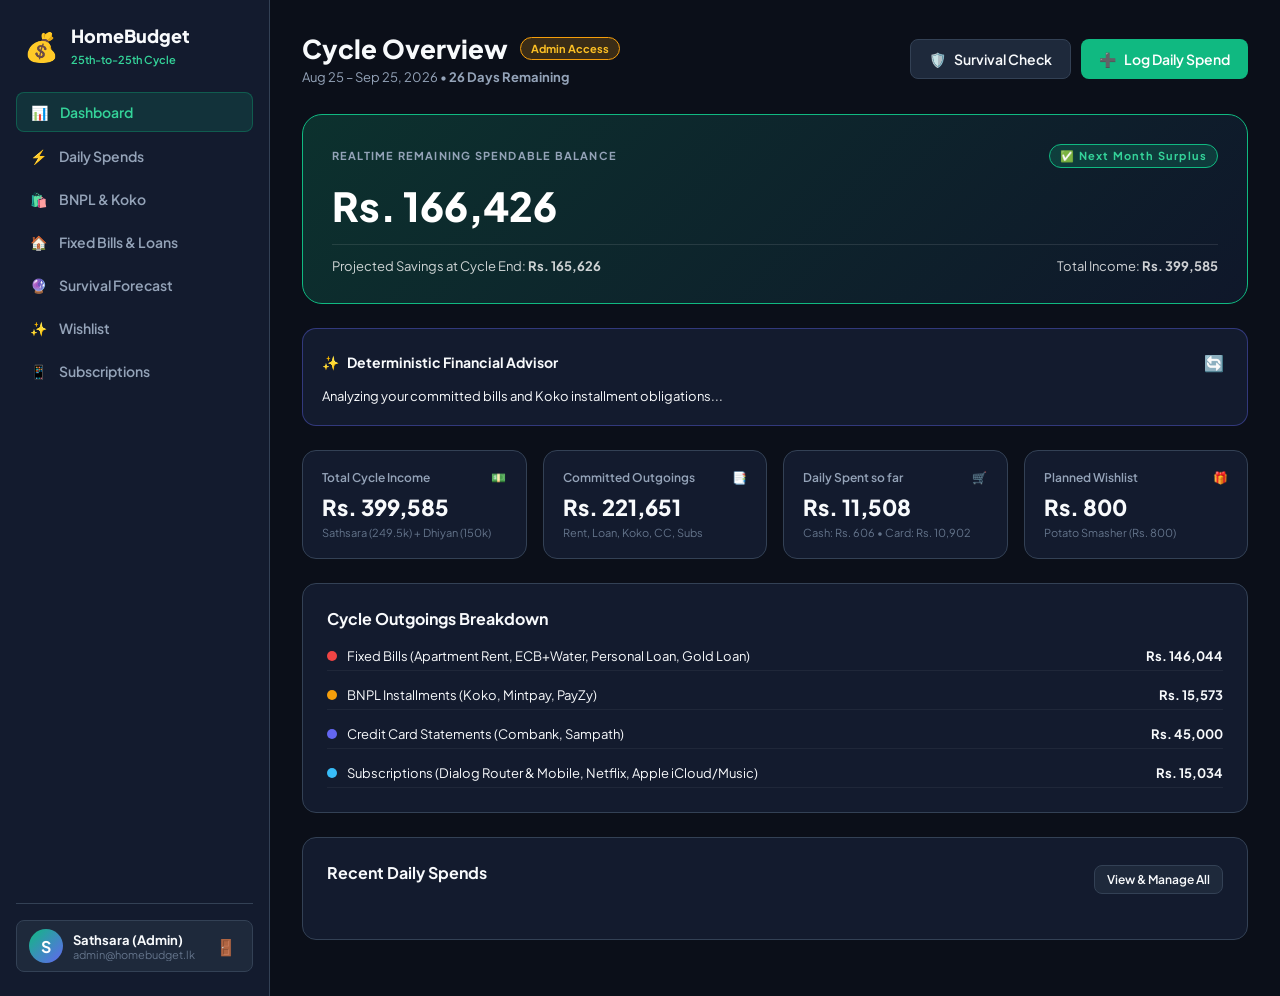
<file: web/_deprecated_mockup/index.html>
<!DOCTYPE html>
<html lang="en">
<head>
  <meta charset="UTF-8">
  <meta name="viewport" content="width=device-width, initial-scale=1.0">
  <title id="html-head-title">HomeBudget | 25th Cycle Tracker</title>
  <link rel="preconnect" href="https://fonts.googleapis.com">
  <link rel="preconnect" href="https://fonts.gstatic.com" crossorigin>
  <link href="https://fonts.googleapis.com/css2?family=Plus+Jakarta+Sans:wght@400;500;600;700;800&display=swap" rel="stylesheet">
  <link rel="stylesheet" href="styles.css">
</head>
<body class="theme-emerald">
  <div class="app-shell">
    <!-- Sidebar Navigation -->
    <aside class="sidebar">
      <div class="brand">
        <div class="brand-icon" id="app-logo-icon">💰</div>
        <div>
          <h2 id="sidebar-app-name">HomeBudget</h2>
          <span class="cycle-tag" id="sidebar-cycle-tag">25th-to-25th Cycle</span>
        </div>
      </div>

      <nav class="nav-links">
        <button class="nav-item active" data-tab="dashboard">
          <span class="icon">📊</span> <span class="nav-label" data-label-key="nav_dashboard">Dashboard</span>
        </button>
        <button class="nav-item" data-tab="daily-spends">
          <span class="icon">⚡</span> <span class="nav-label" data-label-key="nav_daily_spends">Daily Spends</span>
        </button>
        <button class="nav-item" data-tab="installments">
          <span class="icon">🛍️</span> <span class="nav-label" data-label-key="nav_installments">BNPL & Koko</span>
        </button>
        <button class="nav-item" data-tab="fixed-bills">
          <span class="icon">🏠</span> <span class="nav-label" data-label-key="nav_fixed_bills">Fixed Bills & Loans</span>
        </button>
        <button class="nav-item" data-tab="forecast">
          <span class="icon">🔮</span> <span class="nav-label" data-label-key="nav_forecast">Survival Forecast</span>
        </button>
        <button class="nav-item" data-tab="wishlist">
          <span class="icon">✨</span> <span class="nav-label" data-label-key="nav_wishlist">Wishlist</span>
        </button>
        <button class="nav-item" data-tab="subscriptions">
          <span class="icon">📱</span> <span class="nav-label" data-label-key="nav_subscriptions">Subscriptions</span>
        </button>
        

      </nav>

      <div class="sidebar-footer">
        <div class="member-chip" id="user-profile-widget">
          <span class="avatar" id="user-avatar-badge">S</span>
          <div class="user-info-text">
            <div class="member-name" id="user-display-name">Sathsara (Admin)</div>
            <div class="member-role" id="user-display-email">admin@homebudget.lk</div>
          </div>
          <button class="btn-icon" id="btn-auth-action" title="Switch User / Admin Login">🚪</button>
        </div>
      </div>
    </aside>

    <!-- Main Content View -->
    <main class="main-content">
      <!-- Top Header -->
      <header class="top-header">
        <div>
          <div class="header-title-flex">
            <h1 id="page-title">Cycle Overview</h1>
            <span class="badge badge-admin" id="admin-badge-indicator">Admin Access</span>
          </div>
          <p class="cycle-subtitle" id="cycle-range-text">Aug 25 – Sep 25, 2026 • <strong>26 Days Remaining</strong></p>
        </div>
        <div class="header-actions">

          <button class="btn btn-secondary" id="btn-forecast-modal">
            <span>🛡️</span> Survival Check
          </button>
          <button class="btn btn-primary" id="btn-quick-spend">
            <span>➕</span> Log Daily Spend
          </button>
        </div>
      </header>

      <!-- TAB 1: DASHBOARD -->
      <section id="tab-dashboard" class="tab-pane active">
        <!-- Remaining Balance Banner -->
        <div class="balance-card">
          <div class="balance-card-header">
            <span id="lbl-balance-header">REALTIME REMAINING SPENDABLE BALANCE</span>
            <span class="badge badge-success" id="forecast-badge">✅ Next Month Surplus</span>
          </div>
          <div class="balance-amount" id="remaining-balance-display">Rs. 166,426</div>
          <div class="balance-footer">
            <span>Projected Savings at Cycle End: <strong id="projected-savings-display">Rs. 165,626</strong></span>
            <span>Total Income: <strong id="total-income-display">Rs. 399,585</strong></span>
          </div>
        </div>

        <!-- AI Guidance Card (With Safe Fallback) -->
        <div class="ai-card" id="ai-guidance-card">
          <div class="ai-header">
            <span class="ai-icon">✨</span>
            <strong>Deterministic Financial Advisor</strong>
            <button class="btn-icon" id="btn-refresh-ai" title="Refresh Advice">🔄</button>
          </div>
          <p id="ai-advice-text">
            Analyzing your committed bills and Koko installment obligations...
          </p>
        </div>

        <!-- Metric Cards -->
        <div class="metrics-grid">
          <div class="metric-card">
            <div class="metric-header">
              <span>Total Cycle Income</span>
              <span class="metric-icon income">💵</span>
            </div>
            <div class="metric-value" id="metric-income">Rs. 399,585</div>
            <div class="metric-sub">Sathsara (249.5k) + Dhiyan (150k)</div>
          </div>

          <div class="metric-card">
            <div class="metric-header">
              <span>Committed Outgoings</span>
              <span class="metric-icon committed">📑</span>
            </div>
            <div class="metric-value" id="metric-committed">Rs. 221,651</div>
            <div class="metric-sub">Rent, Loan, Koko, CC, Subs</div>
          </div>

          <div class="metric-card">
            <div class="metric-header">
              <span>Daily Spent so far</span>
              <span class="metric-icon spent">🛒</span>
            </div>
            <div class="metric-value" id="metric-spent">Rs. 11,508</div>
            <div class="metric-sub" id="metric-spent-sub">Cash: Rs. 606 • Card: Rs. 10,902</div>
          </div>

          <div class="metric-card">
            <div class="metric-header">
              <span>Planned Wishlist</span>
              <span class="metric-icon wishlist">🎁</span>
            </div>
            <div class="metric-value" id="metric-wishlist">Rs. 800</div>
            <div class="metric-sub">Potato Smasher (Rs. 800)</div>
          </div>
        </div>

        <!-- Outgoings Breakdown Table -->
        <div class="section-card">
          <h3>Cycle Outgoings Breakdown</h3>
          <div class="breakdown-list">
            <div class="breakdown-item">
              <span class="dot red"></span>
              <span class="name">Fixed Bills (Apartment Rent, ECB+Water, Personal Loan, Gold Loan)</span>
              <strong id="bk-fixed">Rs. 146,044</strong>
            </div>
            <div class="breakdown-item">
              <span class="dot amber"></span>
              <span class="name">BNPL Installments (Koko, Mintpay, PayZy)</span>
              <strong id="bk-installments">Rs. 15,573</strong>
            </div>
            <div class="breakdown-item">
              <span class="dot blue"></span>
              <span class="name">Credit Card Statements (Combank, Sampath)</span>
              <strong id="bk-cc">Rs. 45,000</strong>
            </div>
            <div class="breakdown-item">
              <span class="dot purple"></span>
              <span class="name">Subscriptions (Dialog Router & Mobile, Netflix, Apple iCloud/Music)</span>
              <strong id="bk-subs">Rs. 15,034</strong>
            </div>
          </div>
        </div>

        <!-- Recent Daily Spends -->
        <div class="section-card">
          <div class="card-header-flex">
            <h3>Recent Daily Spends</h3>
            <button class="btn btn-sm btn-secondary" onclick="switchTab('daily-spends')">View & Manage All</button>
          </div>
          <div id="dashboard-recent-spends" class="spends-list"></div>
        </div>
      </section>

      <!-- TAB 2: DAILY SPENDS (FULL USER CRUD) -->
      <section id="tab-daily-spends" class="tab-pane">
        <div class="section-card">
          <div class="card-header-flex">
            <div>
              <h3>Daily Expense Tracker</h3>
              <p class="text-muted">Itemized cash and card logs with full Edit & Delete controls</p>
            </div>
            <button class="btn btn-primary" id="btn-add-spend-page">➕ Log Daily Spend</button>
          </div>
          <div id="daily-spends-container"></div>
        </div>
      </section>

      <!-- TAB 3: INSTALLMENTS (FULL USER CRUD) -->
      <section id="tab-installments" class="tab-pane">
        <div class="section-card">
          <div class="card-header-flex">
            <div>
              <h3>BNPL & Installments Tracker</h3>
              <p class="text-muted">Koko, Mintpay, Payzy & Bank installment schedules with in-place Edit & Delete</p>
            </div>
            <button class="btn btn-primary" onclick="openBnplModal()">➕ Add Plan</button>
          </div>
          <div id="installments-container" class="installments-grid"></div>
        </div>
      </section>

      <!-- TAB 4: FIXED BILLS (FULL USER CRUD) -->
      <section id="tab-fixed-bills" class="tab-pane">
        <div class="section-card">
          <div class="card-header-flex">
            <div>
              <h3>Fixed Payments & Loans</h3>
              <p class="text-muted">Rent, ECB, Personal Loan, Gold Loan interest with in-place Edit & Delete</p>
            </div>
            <button class="btn btn-primary" onclick="openBillModal()">➕ Add Fixed Bill</button>
          </div>
          <div id="fixed-bills-container" class="bills-list"></div>
        </div>
      </section>

      <!-- TAB 5: FORECAST -->
      <section id="tab-forecast" class="tab-pane">
        <div class="forecast-hero" id="forecast-hero-box">
          <div class="forecast-badge-lg" id="forecast-verdict-badge">SURVIVABILITY CHECK</div>
          <h2 id="forecast-verdict-title">Next Cycle Surplus: Rs. 223,130</h2>
          <p id="forecast-verdict-desc">
            Your regular salaries comfortably cover recurring bills and continuing BNPL installments.
          </p>
        </div>

        <div class="metrics-grid" style="margin-top: 1.5rem;">
          <div class="metric-card">
            <div class="metric-header"><span>Estimated Next Income</span></div>
            <div class="metric-value" id="fc-income">Rs. 399,585</div>
          </div>
          <div class="metric-card">
            <div class="metric-header"><span>Next Committed Costs</span></div>
            <div class="metric-value" id="fc-committed">Rs. 176,455</div>
          </div>
          <div class="metric-card">
            <div class="metric-header"><span>Ending Installments</span></div>
            <div class="metric-value text-success" id="fc-ending">2 Plans Ending 🎉</div>
          </div>
          <div class="metric-card">
            <div class="metric-header"><span>Required Survival Buffer</span></div>
            <div class="metric-value" id="fc-buffer">Rs. 0 (Safe)</div>
            <div class="metric-sub" id="fc-buffer-sub">Based on 5% safety margin</div>
          </div>
        </div>

        <div class="section-card" style="margin-top: 1.5rem;">
          <h3>Next Cycle Cost Projection Formula</h3>
          <div class="breakdown-list" id="forecast-details-list"></div>
        </div>
      </section>

      <!-- TAB 6: WISHLIST (FULL USER CRUD) -->
      <section id="tab-wishlist" class="tab-pane">
        <div class="section-card">
          <div class="card-header-flex">
            <div>
              <h3>Wishlist & "Things Need to Buy"</h3>
              <p class="text-muted">Categorized items with in-place Edit & Delete. Check to plan for active cycle.</p>
            </div>
            <button class="btn btn-primary" onclick="openWishlistModal()">➕ Add Wishlist Item</button>
          </div>
          <div id="wishlist-container"></div>
        </div>
      </section>

      <!-- TAB 7: SUBSCRIPTIONS & CARDS (FULL USER CRUD) -->
      <section id="tab-subscriptions" class="tab-pane">
        <div class="section-card">
          <div class="card-header-flex">
            <div>
              <h3>Subscriptions & Auto-Pay Bills</h3>
              <p class="text-muted">Dialog router/mobile, Netflix, Apple services with in-place Edit & Delete</p>
            </div>
            <button class="btn btn-primary" onclick="openSubModal()">➕ Add Subscription</button>
          </div>
          <div id="subscriptions-container" class="bills-list"></div>
        </div>

        <div class="section-card" style="margin-top: 1.5rem;">
          <div class="card-header-flex">
            <div>
              <h3>Credit Cards</h3>
              <p class="text-muted">Statement dues with in-place Edit & Delete</p>
            </div>
            <button class="btn btn-primary" onclick="openCardModal()">➕ Add Card</button>
          </div>
          <div id="credit-cards-container" class="bills-list"></div>
        </div>
      </section>


    </main>
  </div>

  <!-- AUTH MODAL: FIRST-RUN SETUP / LOGIN -->
  <div class="modal-overlay" id="auth-modal">
    <div class="modal-card">
      <div class="modal-header">
        <h3 id="auth-modal-title">🔐 Household Access</h3>
        <button class="btn-close" id="auth-modal-close">&times;</button>
      </div>
      <div class="modal-body">
        <div id="auth-first-run-banner" style="display: none;" class="demo-auth-box">
          👑 <strong>First-Run Admin Setup:</strong> Register the primary admin account for this household.
        </div>

        <div class="form-group" id="auth-name-group" style="display: none;">
          <label>Your Name</label>
          <input type="text" id="auth-name-input" class="form-control" placeholder="e.g. Sathsara">
        </div>

        <div class="form-group">
          <label>Email Address</label>
          <input type="email" id="auth-email-input" class="form-control" value="admin@homebudget.lk">
        </div>
        <div class="form-group">
          <label>Password</label>
          <input type="password" id="auth-password-input" class="form-control" value="admin123">
        </div>

        <div class="demo-auth-box" id="auth-quick-login-box">
          <span>⚡ Instant Access:</span>
          <button class="btn btn-sm btn-secondary" onclick="quickLoginDemo()">Log in as Admin</button>
        </div>
      </div>
      <div class="modal-footer">
        <button class="btn btn-secondary" id="auth-modal-cancel">Cancel</button>
        <button class="btn btn-primary" id="auth-submit-btn" onclick="handleAuthSubmit()">Log In</button>
      </div>
    </div>
  </div>

  <!-- Quick Spend Modal Dialog -->
  <div class="modal-overlay" id="spend-modal">
    <div class="modal-card">
      <div class="modal-header">
        <h3>⚡ Quick Log Daily Spend</h3>
        <button class="btn-close" id="modal-close-btn">&times;</button>
      </div>
      <div class="modal-body">
        <div class="form-group">
          <label>Amount (Rs.)</label>
          <input type="number" id="spend-amount-input" class="form-control form-control-lg" placeholder="0.00" autofocus>
        </div>
        <div class="form-group">
          <label>Description / Item</label>
          <input type="text" id="spend-title-input" class="form-control" placeholder="e.g. Food City, PickMe Tuk, Saloon">
        </div>
        <div class="form-group">
          <label>Payment Method</label>
          <div class="chip-group" id="payment-method-chips">
            <button class="chip active" data-method="Cash">Cash</button>
            <button class="chip" data-method="Commercial Debit Card">Commercial Card</button>
            <button class="chip" data-method="Sampath Card">Sampath Card</button>
            <button class="chip" data-method="Fund Transfer">Fund Transfer</button>
          </div>
        </div>
        <div class="form-group">
          <label>Category</label>
          <div class="chip-group" id="category-chips">
            <button class="chip active" data-cat="Groceries">Groceries</button>
            <button class="chip" data-cat="Transport / PickMe">Transport / PickMe</button>
            <button class="chip" data-cat="Food & Dining">Food & Dining</button>
            <button class="chip" data-cat="Personal Care & Saloon">Saloon & Care</button>
            <button class="chip" data-cat="Health & Gym">Gym</button>
            <button class="chip" data-cat="Other / Cash Reserve">Reserve / Transfer</button>
          </div>
        </div>
      </div>
      <div class="modal-footer">
        <button class="btn btn-secondary" id="modal-cancel-btn">Cancel</button>
        <button class="btn btn-primary" id="modal-save-spend-btn">Save Expense</button>
      </div>
    </div>
  </div>

  <!-- GENERIC ITEM EDIT / ADD MODAL -->
  <div class="modal-overlay" id="cms-modal">
    <div class="modal-card">
      <div class="modal-header">
        <h3 id="cms-modal-title">Item Editor</h3>
        <button class="btn-close" onclick="closeCmsModal()">&times;</button>
      </div>
      <div class="modal-body" id="cms-modal-body"></div>
      <div class="modal-footer">
        <button class="btn btn-secondary" onclick="closeCmsModal()">Cancel</button>
        <button class="btn btn-primary" id="cms-modal-save-btn">Save Changes</button>
      </div>
    </div>
  </div>

  <script src="app.js"></script>
</body>
</html>
</file>
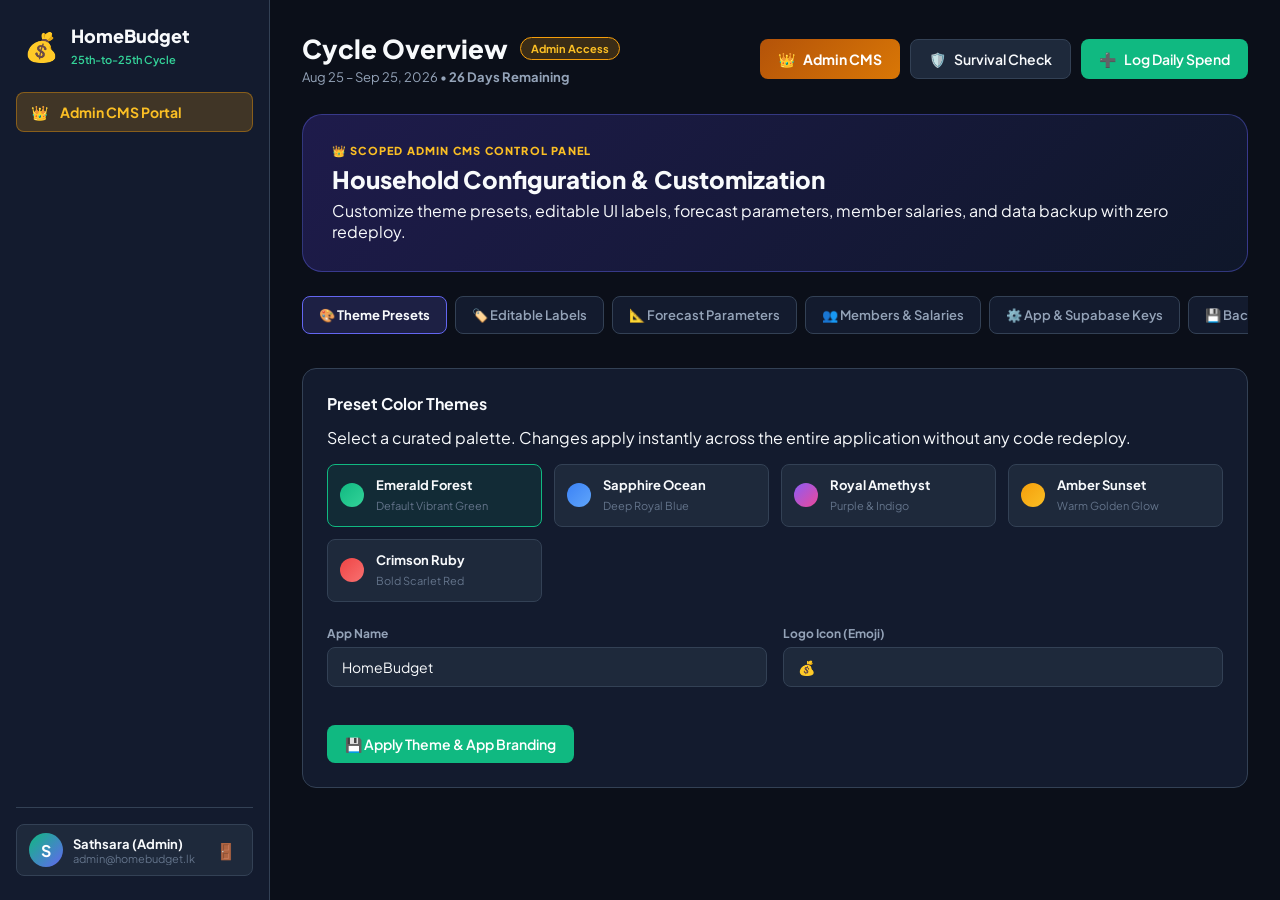
<file: web/_deprecated_mockup/admin.html>
<!DOCTYPE html>
<html lang="en">
<head>
  <meta charset="UTF-8">
  <meta name="viewport" content="width=device-width, initial-scale=1.0">
  <title id="html-head-title">HomeBudget | 25th Cycle Tracker</title>
  <link rel="preconnect" href="https://fonts.googleapis.com">
  <link rel="preconnect" href="https://fonts.gstatic.com" crossorigin>
  <link href="https://fonts.googleapis.com/css2?family=Plus+Jakarta+Sans:wght@400;500;600;700;800&display=swap" rel="stylesheet">
  <link rel="stylesheet" href="styles.css">
</head>
<body class="theme-emerald">
  <div class="app-shell">
    <!-- Sidebar Navigation -->
    <aside class="sidebar">
      <div class="brand">
        <div class="brand-icon" id="app-logo-icon">💰</div>
        <div>
          <h2 id="sidebar-app-name">HomeBudget</h2>
          <span class="cycle-tag" id="sidebar-cycle-tag">25th-to-25th Cycle</span>
        </div>
      </div>

      <nav class="nav-links">

        
        <!-- ADMIN CMS PORTAL LINK -->
        <button class="nav-item nav-item-admin active" data-tab="admin-cms" id="nav-btn-admin-cms">
          <span class="icon">👑</span> <strong>Admin CMS Portal</strong>
        </button>
      </nav>

      <div class="sidebar-footer">
        <div class="member-chip" id="user-profile-widget">
          <span class="avatar" id="user-avatar-badge">S</span>
          <div class="user-info-text">
            <div class="member-name" id="user-display-name">Sathsara (Admin)</div>
            <div class="member-role" id="user-display-email">admin@homebudget.lk</div>
          </div>
          <button class="btn-icon" id="btn-auth-action" title="Switch User / Admin Login">🚪</button>
        </div>
      </div>
    </aside>

    <!-- Main Content View -->
    <main class="main-content">
      <!-- Top Header -->
      <header class="top-header">
        <div>
          <div class="header-title-flex">
            <h1 id="page-title">Cycle Overview</h1>
            <span class="badge badge-admin" id="admin-badge-indicator">Admin Access</span>
          </div>
          <p class="cycle-subtitle" id="cycle-range-text">Aug 25 – Sep 25, 2026 • <strong>26 Days Remaining</strong></p>
        </div>
        <div class="header-actions">
          <button class="btn btn-admin" id="btn-open-cms">
            <span>👑</span> Admin CMS
          </button>
          <button class="btn btn-secondary" id="btn-forecast-modal">
            <span>🛡️</span> Survival Check
          </button>
          <button class="btn btn-primary" id="btn-quick-spend">
            <span>➕</span> Log Daily Spend
          </button>
        </div>
      </header>

      <!-- TAB 1: DASHBOARD -->
      <section id="tab-dashboard" class="tab-pane">
        <!-- Remaining Balance Banner -->
        <div class="balance-card">
          <div class="balance-card-header">
            <span id="lbl-balance-header">REALTIME REMAINING SPENDABLE BALANCE</span>
            <span class="badge badge-success" id="forecast-badge">✅ Next Month Surplus</span>
          </div>
          <div class="balance-amount" id="remaining-balance-display">Rs. 166,426</div>
          <div class="balance-footer">
            <span>Projected Savings at Cycle End: <strong id="projected-savings-display">Rs. 165,626</strong></span>
            <span>Total Income: <strong id="total-income-display">Rs. 399,585</strong></span>
          </div>
        </div>

        <!-- AI Guidance Card (With Safe Fallback) -->
        <div class="ai-card" id="ai-guidance-card">
          <div class="ai-header">
            <span class="ai-icon">✨</span>
            <strong>Deterministic Financial Advisor</strong>
            <button class="btn-icon" id="btn-refresh-ai" title="Refresh Advice">🔄</button>
          </div>
          <p id="ai-advice-text">
            Analyzing your committed bills and Koko installment obligations...
          </p>
        </div>

        <!-- Metric Cards -->
        <div class="metrics-grid">
          <div class="metric-card">
            <div class="metric-header">
              <span>Total Cycle Income</span>
              <span class="metric-icon income">💵</span>
            </div>
            <div class="metric-value" id="metric-income">Rs. 399,585</div>
            <div class="metric-sub">Sathsara (249.5k) + Dhiyan (150k)</div>
          </div>

          <div class="metric-card">
            <div class="metric-header">
              <span>Committed Outgoings</span>
              <span class="metric-icon committed">📑</span>
            </div>
            <div class="metric-value" id="metric-committed">Rs. 221,651</div>
            <div class="metric-sub">Rent, Loan, Koko, CC, Subs</div>
          </div>

          <div class="metric-card">
            <div class="metric-header">
              <span>Daily Spent so far</span>
              <span class="metric-icon spent">🛒</span>
            </div>
            <div class="metric-value" id="metric-spent">Rs. 11,508</div>
            <div class="metric-sub" id="metric-spent-sub">Cash: Rs. 606 • Card: Rs. 10,902</div>
          </div>

          <div class="metric-card">
            <div class="metric-header">
              <span>Planned Wishlist</span>
              <span class="metric-icon wishlist">🎁</span>
            </div>
            <div class="metric-value" id="metric-wishlist">Rs. 800</div>
            <div class="metric-sub">Potato Smasher (Rs. 800)</div>
          </div>
        </div>

        <!-- Outgoings Breakdown Table -->
        <div class="section-card">
          <h3>Cycle Outgoings Breakdown</h3>
          <div class="breakdown-list">
            <div class="breakdown-item">
              <span class="dot red"></span>
              <span class="name">Fixed Bills (Apartment Rent, ECB+Water, Personal Loan, Gold Loan)</span>
              <strong id="bk-fixed">Rs. 146,044</strong>
            </div>
            <div class="breakdown-item">
              <span class="dot amber"></span>
              <span class="name">BNPL Installments (Koko, Mintpay, PayZy)</span>
              <strong id="bk-installments">Rs. 15,573</strong>
            </div>
            <div class="breakdown-item">
              <span class="dot blue"></span>
              <span class="name">Credit Card Statements (Combank, Sampath)</span>
              <strong id="bk-cc">Rs. 45,000</strong>
            </div>
            <div class="breakdown-item">
              <span class="dot purple"></span>
              <span class="name">Subscriptions (Dialog Router & Mobile, Netflix, Apple iCloud/Music)</span>
              <strong id="bk-subs">Rs. 15,034</strong>
            </div>
          </div>
        </div>

        <!-- Recent Daily Spends -->
        <div class="section-card">
          <div class="card-header-flex">
            <h3>Recent Daily Spends</h3>
            <button class="btn btn-sm btn-secondary" onclick="switchTab('daily-spends')">View & Manage All</button>
          </div>
          <div id="dashboard-recent-spends" class="spends-list"></div>
        </div>
      </section>

      <!-- TAB 2: DAILY SPENDS (FULL USER CRUD) -->
      <section id="tab-daily-spends" class="tab-pane">
        <div class="section-card">
          <div class="card-header-flex">
            <div>
              <h3>Daily Expense Tracker</h3>
              <p class="text-muted">Itemized cash and card logs with full Edit & Delete controls</p>
            </div>
            <button class="btn btn-primary" id="btn-add-spend-page">➕ Log Daily Spend</button>
          </div>
          <div id="daily-spends-container"></div>
        </div>
      </section>

      <!-- TAB 3: INSTALLMENTS (FULL USER CRUD) -->
      <section id="tab-installments" class="tab-pane">
        <div class="section-card">
          <div class="card-header-flex">
            <div>
              <h3>BNPL & Installments Tracker</h3>
              <p class="text-muted">Koko, Mintpay, Payzy & Bank installment schedules with in-place Edit & Delete</p>
            </div>
            <button class="btn btn-primary" onclick="openBnplModal()">➕ Add Plan</button>
          </div>
          <div id="installments-container" class="installments-grid"></div>
        </div>
      </section>

      <!-- TAB 4: FIXED BILLS (FULL USER CRUD) -->
      <section id="tab-fixed-bills" class="tab-pane">
        <div class="section-card">
          <div class="card-header-flex">
            <div>
              <h3>Fixed Payments & Loans</h3>
              <p class="text-muted">Rent, ECB, Personal Loan, Gold Loan interest with in-place Edit & Delete</p>
            </div>
            <button class="btn btn-primary" onclick="openBillModal()">➕ Add Fixed Bill</button>
          </div>
          <div id="fixed-bills-container" class="bills-list"></div>
        </div>
      </section>

      <!-- TAB 5: FORECAST -->
      <section id="tab-forecast" class="tab-pane">
        <div class="forecast-hero" id="forecast-hero-box">
          <div class="forecast-badge-lg" id="forecast-verdict-badge">SURVIVABILITY CHECK</div>
          <h2 id="forecast-verdict-title">Next Cycle Surplus: Rs. 223,130</h2>
          <p id="forecast-verdict-desc">
            Your regular salaries comfortably cover recurring bills and continuing BNPL installments.
          </p>
        </div>

        <div class="metrics-grid" style="margin-top: 1.5rem;">
          <div class="metric-card">
            <div class="metric-header"><span>Estimated Next Income</span></div>
            <div class="metric-value" id="fc-income">Rs. 399,585</div>
          </div>
          <div class="metric-card">
            <div class="metric-header"><span>Next Committed Costs</span></div>
            <div class="metric-value" id="fc-committed">Rs. 176,455</div>
          </div>
          <div class="metric-card">
            <div class="metric-header"><span>Ending Installments</span></div>
            <div class="metric-value text-success" id="fc-ending">2 Plans Ending 🎉</div>
          </div>
          <div class="metric-card">
            <div class="metric-header"><span>Required Survival Buffer</span></div>
            <div class="metric-value" id="fc-buffer">Rs. 0 (Safe)</div>
            <div class="metric-sub" id="fc-buffer-sub">Based on 5% safety margin</div>
          </div>
        </div>

        <div class="section-card" style="margin-top: 1.5rem;">
          <h3>Next Cycle Cost Projection Formula</h3>
          <div class="breakdown-list" id="forecast-details-list"></div>
        </div>
      </section>

      <!-- TAB 6: WISHLIST (FULL USER CRUD) -->
      <section id="tab-wishlist" class="tab-pane">
        <div class="section-card">
          <div class="card-header-flex">
            <div>
              <h3>Wishlist & "Things Need to Buy"</h3>
              <p class="text-muted">Categorized items with in-place Edit & Delete. Check to plan for active cycle.</p>
            </div>
            <button class="btn btn-primary" onclick="openWishlistModal()">➕ Add Wishlist Item</button>
          </div>
          <div id="wishlist-container"></div>
        </div>
      </section>

      <!-- TAB 7: SUBSCRIPTIONS & CARDS (FULL USER CRUD) -->
      <section id="tab-subscriptions" class="tab-pane">
        <div class="section-card">
          <div class="card-header-flex">
            <div>
              <h3>Subscriptions & Auto-Pay Bills</h3>
              <p class="text-muted">Dialog router/mobile, Netflix, Apple services with in-place Edit & Delete</p>
            </div>
            <button class="btn btn-primary" onclick="openSubModal()">➕ Add Subscription</button>
          </div>
          <div id="subscriptions-container" class="bills-list"></div>
        </div>

        <div class="section-card" style="margin-top: 1.5rem;">
          <div class="card-header-flex">
            <div>
              <h3>Credit Cards</h3>
              <p class="text-muted">Statement dues with in-place Edit & Delete</p>
            </div>
            <button class="btn btn-primary" onclick="openCardModal()">➕ Add Card</button>
          </div>
          <div id="credit-cards-container" class="bills-list"></div>
        </div>
      </section>

      <!-- ==============================================================================
           TAB 8: SCOPED ADMIN CMS CONTROL PANEL
           ============================================================================== -->
      <section id="tab-admin-cms" class="tab-pane active">
        <div class="cms-header-card">
          <div class="cms-badge">👑 SCOPED ADMIN CMS CONTROL PANEL</div>
          <h2>Household Configuration & Customization</h2>
          <p class="text-muted">
            Customize theme presets, editable UI labels, forecast parameters, member salaries, and data backup with zero redeploy.
          </p>
        </div>

        <!-- CMS Sub-Navigation Tabs -->
        <div class="cms-nav-bar">
          <button class="cms-nav-btn active" data-cms-view="cms-theme">🎨 Theme Presets</button>
          <button class="cms-nav-btn" data-cms-view="cms-labels">🏷️ Editable Labels</button>
          <button class="cms-nav-btn" data-cms-view="cms-forecast-params">📐 Forecast Parameters</button>
          <button class="cms-nav-btn" data-cms-view="cms-members">👥 Members & Salaries</button>
          <button class="cms-nav-btn" data-cms-view="cms-system">⚙️ App & Supabase Keys</button>
          <button class="cms-nav-btn" data-cms-view="cms-backup">💾 Backup & JSON DB</button>
        </div>

        <!-- CMS VIEW 1: THEME PRESETS -->
        <div id="cms-theme" class="cms-view-pane active">
          <div class="section-card">
            <h3>Preset Color Themes</h3>
            <p class="text-muted">Select a curated palette. Changes apply instantly across the entire application without any code redeploy.</p>
            
            <div class="theme-presets-grid" id="theme-presets-selector">
              <div class="theme-card active" data-theme="theme-emerald" onclick="selectThemePreset('theme-emerald')">
                <div class="theme-swatch emerald"></div>
                <div class="theme-info">
                  <strong>Emerald Forest</strong>
                  <small>Default Vibrant Green</small>
                </div>
              </div>

              <div class="theme-card" data-theme="theme-sapphire" onclick="selectThemePreset('theme-sapphire')">
                <div class="theme-swatch sapphire"></div>
                <div class="theme-info">
                  <strong>Sapphire Ocean</strong>
                  <small>Deep Royal Blue</small>
                </div>
              </div>

              <div class="theme-card" data-theme="theme-amethyst" onclick="selectThemePreset('theme-amethyst')">
                <div class="theme-swatch amethyst"></div>
                <div class="theme-info">
                  <strong>Royal Amethyst</strong>
                  <small>Purple & Indigo</small>
                </div>
              </div>

              <div class="theme-card" data-theme="theme-amber" onclick="selectThemePreset('theme-amber')">
                <div class="theme-swatch amber"></div>
                <div class="theme-info">
                  <strong>Amber Sunset</strong>
                  <small>Warm Golden Glow</small>
                </div>
              </div>

              <div class="theme-card" data-theme="theme-crimson" onclick="selectThemePreset('theme-crimson')">
                <div class="theme-swatch crimson"></div>
                <div class="theme-info">
                  <strong>Crimson Ruby</strong>
                  <small>Bold Scarlet Red</small>
                </div>
              </div>
            </div>

            <div class="form-grid" style="margin-top: 1.5rem;">
              <div class="form-group">
                <label>App Name</label>
                <input type="text" id="cms-app-name-input" class="form-control" value="HomeBudget">
              </div>
              <div class="form-group">
                <label>Logo Icon (Emoji)</label>
                <input type="text" id="cms-app-logo-input" class="form-control" value="💰">
              </div>
            </div>
            <button class="btn btn-primary" onclick="saveThemeSettings()">💾 Apply Theme & App Branding</button>
          </div>
        </div>

        <!-- CMS VIEW 2: EDITABLE UI LABELS -->
        <div id="cms-labels" class="cms-view-pane">
          <div class="section-card">
            <h3>Editable Section Titles & UI Labels</h3>
            <p class="text-muted">Customize section titles, buttons, and display terminology directly.</p>
            <div class="form-grid">
              <div class="form-group">
                <label>Dashboard Title</label>
                <input type="text" id="lbl-input-dashboard" class="form-control" value="Cycle Overview">
              </div>
              <div class="form-group">
                <label>Remaining Balance Header</label>
                <input type="text" id="lbl-input-balance" class="form-control" value="REALTIME REMAINING SPENDABLE BALANCE">
              </div>
              <div class="form-group">
                <label>Survival Forecast Title</label>
                <input type="text" id="lbl-input-forecast" class="form-control" value="Forward Survival Forecast">
              </div>
              <div class="form-group">
                <label>Currency Symbol</label>
                <input type="text" id="lbl-input-currency" class="form-control" value="Rs.">
              </div>
            </div>
            <button class="btn btn-primary" onclick="saveUiLabels()">💾 Save UI Labels</button>
          </div>
        </div>

        <!-- CMS VIEW 3: TUNABLE FORECAST PARAMETERS -->
        <div id="cms-forecast-params" class="cms-view-pane">
          <div class="section-card">
            <h3>Tunable Survival Forecast Parameters</h3>
            <p class="text-muted">
              Adjust mathematical thresholds used by the deterministic forecast engine without editing calculation code.
            </p>
            <div class="form-grid">
              <div class="form-group">
                <label>Safety Contingency Reserve (%)</label>
                <input type="number" id="fc-reserve-pct-input" class="form-control" value="5" step="0.5">
                <small class="text-muted">Percentage of estimated income to mandate as buffer in case of shortfall.</small>
              </div>
              <div class="form-group">
                <label>Required Runway Days</label>
                <input type="number" id="fc-buffer-days-input" class="form-control" value="30">
                <small class="text-muted">Target survival window in days.</small>
              </div>
            </div>
            <button class="btn btn-primary" onclick="saveForecastSettings()">💾 Save Forecast Parameters</button>
          </div>
        </div>

        <!-- CMS VIEW 4: MEMBERS & SALARIES -->
        <div id="cms-members" class="cms-view-pane">
          <div class="section-card">
            <div class="card-header-flex">
              <div>
                <h3>Household Members & Salaries</h3>
                <p class="text-muted">Manage member accounts, roles, and regular base salaries.</p>
              </div>
              <button class="btn btn-primary" onclick="openMemberModal()">➕ Add Member</button>
            </div>
            <div class="table-responsive">
              <table class="cms-table">
                <thead>
                  <tr>
                    <th>Member Name</th>
                    <th>Role</th>
                    <th>Regular Monthly Salary</th>
                    <th>Actions</th>
                  </tr>
                </thead>
                <tbody id="cms-members-table-body"></tbody>
              </table>
            </div>
          </div>
        </div>

        <!-- CMS VIEW 5: APP & KEYS -->
        <div id="cms-system" class="cms-view-pane">
          <div class="section-card">
            <h3>Core System & Cloud Keys</h3>
            <div class="form-grid">
              <div class="form-group">
                <label>Cycle Start Day of Month (Default: 25)</label>
                <input type="number" id="cms-cycle-day" class="form-control" value="25">
              </div>
              <div class="form-group">
                <label>Gemini AI Advisor Key (Free Tier)</label>
                <input type="password" id="cms-gemini-key" class="form-control" placeholder="AIzaSy...">
              </div>
              <div class="form-group">
                <label>Supabase Project URL</label>
                <input type="text" id="cms-supabase-url" class="form-control" placeholder="https://xyz.supabase.co">
              </div>
              <div class="form-group">
                <label>Supabase Anon Key</label>
                <input type="password" id="cms-supabase-key" class="form-control" placeholder="eyJhbGciOi...">
              </div>
            </div>
            <button class="btn btn-primary" onclick="saveCmsSystemSettings()">💾 Save System Settings</button>
          </div>
        </div>

        <!-- CMS VIEW 6: BACKUP & RESTORE -->
        <div id="cms-backup" class="cms-view-pane">
          <div class="section-card">
            <h3>💾 Database Backup & Export</h3>
            <p class="text-muted">Export your entire household budget database as a JSON file, or restore from a backup.</p>
            <div class="header-actions" style="margin-top: 1rem;">
              <button class="btn btn-primary" onclick="exportDatabaseJson()">📥 Download Full JSON Backup</button>
              <button class="btn btn-secondary" onclick="document.getElementById('import-file-input').click()">📤 Restore from JSON File</button>
              <input type="file" id="import-file-input" style="display: none;" accept=".json" onchange="importDatabaseJson(event)">
              <button class="btn btn-secondary" style="color: var(--danger);" onclick="resetToSampleData()">🔄 Reset to Notebook Sample Data</button>
            </div>
          </div>
        </div>
      </section>
    </main>
  </div>

  <!-- AUTH MODAL: FIRST-RUN SETUP / LOGIN -->
  <div class="modal-overlay" id="auth-modal">
    <div class="modal-card">
      <div class="modal-header">
        <h3 id="auth-modal-title">🔐 Household Access</h3>
        <button class="btn-close" id="auth-modal-close">&times;</button>
      </div>
      <div class="modal-body">
        <div id="auth-first-run-banner" style="display: none;" class="demo-auth-box">
          👑 <strong>First-Run Admin Setup:</strong> Register the primary admin account for this household.
        </div>

        <div class="form-group" id="auth-name-group" style="display: none;">
          <label>Your Name</label>
          <input type="text" id="auth-name-input" class="form-control" placeholder="e.g. Sathsara">
        </div>

        <div class="form-group">
          <label>Email Address</label>
          <input type="email" id="auth-email-input" class="form-control" value="admin@homebudget.lk">
        </div>
        <div class="form-group">
          <label>Password</label>
          <input type="password" id="auth-password-input" class="form-control" value="admin123">
        </div>

        <div class="demo-auth-box" id="auth-quick-login-box">
          <span>⚡ Instant Access:</span>
          <button class="btn btn-sm btn-secondary" onclick="quickLoginDemo()">Log in as Admin</button>
        </div>
      </div>
      <div class="modal-footer">
        <button class="btn btn-secondary" id="auth-modal-cancel">Cancel</button>
        <button class="btn btn-primary" id="auth-submit-btn" onclick="handleAuthSubmit()">Log In</button>
      </div>
    </div>
  </div>

  <!-- Quick Spend Modal Dialog -->
  <div class="modal-overlay" id="spend-modal">
    <div class="modal-card">
      <div class="modal-header">
        <h3>⚡ Quick Log Daily Spend</h3>
        <button class="btn-close" id="modal-close-btn">&times;</button>
      </div>
      <div class="modal-body">
        <div class="form-group">
          <label>Amount (Rs.)</label>
          <input type="number" id="spend-amount-input" class="form-control form-control-lg" placeholder="0.00" autofocus>
        </div>
        <div class="form-group">
          <label>Description / Item</label>
          <input type="text" id="spend-title-input" class="form-control" placeholder="e.g. Food City, PickMe Tuk, Saloon">
        </div>
        <div class="form-group">
          <label>Payment Method</label>
          <div class="chip-group" id="payment-method-chips">
            <button class="chip active" data-method="Cash">Cash</button>
            <button class="chip" data-method="Commercial Debit Card">Commercial Card</button>
            <button class="chip" data-method="Sampath Card">Sampath Card</button>
            <button class="chip" data-method="Fund Transfer">Fund Transfer</button>
          </div>
        </div>
        <div class="form-group">
          <label>Category</label>
          <div class="chip-group" id="category-chips">
            <button class="chip active" data-cat="Groceries">Groceries</button>
            <button class="chip" data-cat="Transport / PickMe">Transport / PickMe</button>
            <button class="chip" data-cat="Food & Dining">Food & Dining</button>
            <button class="chip" data-cat="Personal Care & Saloon">Saloon & Care</button>
            <button class="chip" data-cat="Health & Gym">Gym</button>
            <button class="chip" data-cat="Other / Cash Reserve">Reserve / Transfer</button>
          </div>
        </div>
      </div>
      <div class="modal-footer">
        <button class="btn btn-secondary" id="modal-cancel-btn">Cancel</button>
        <button class="btn btn-primary" id="modal-save-spend-btn">Save Expense</button>
      </div>
    </div>
  </div>

  <!-- GENERIC ITEM EDIT / ADD MODAL -->
  <div class="modal-overlay" id="cms-modal">
    <div class="modal-card">
      <div class="modal-header">
        <h3 id="cms-modal-title">Item Editor</h3>
        <button class="btn-close" onclick="closeCmsModal()">&times;</button>
      </div>
      <div class="modal-body" id="cms-modal-body"></div>
      <div class="modal-footer">
        <button class="btn btn-secondary" onclick="closeCmsModal()">Cancel</button>
        <button class="btn btn-primary" id="cms-modal-save-btn">Save Changes</button>
      </div>
    </div>
  </div>

  <script src="app.js"></script>
</body>
</html>
</file>
<file: web/_deprecated_mockup/styles.css>
/* ==============================================================================
   THEME PRESETS & DYNAMIC COLOR SYSTEM
   ============================================================================== */
:root {
  --bg-primary: #0b0f19;
  --bg-surface: #131b2e;
  --bg-elevated: #1e293b;
  --border-color: #334155;
  
  --primary: #10b981;
  --primary-light: #34d399;
  --secondary: #6366f1;
  --accent: #8b5cf6;
  --admin-gold: #f59e0b;
  
  --warning: #f59e0b;
  --danger: #ef4444;
  --info: #38bdf8;
  
  --text-primary: #f8fafc;
  --text-secondary: #94a3b8;
  --text-muted: #64748b;
  
  --radius-sm: 8px;
  --radius-md: 14px;
  --radius-lg: 20px;
}

body.theme-emerald {
  --primary: #10b981;
  --primary-light: #34d399;
  --secondary: #6366f1;
}

body.theme-sapphire {
  --primary: #3b82f6;
  --primary-light: #60a5fa;
  --secondary: #0ea5e9;
}

body.theme-amethyst {
  --primary: #8b5cf6;
  --primary-light: #a78bfa;
  --secondary: #ec4899;
}

body.theme-amber {
  --primary: #f59e0b;
  --primary-light: #fbbf24;
  --secondary: #d97706;
}

body.theme-crimson {
  --primary: #ef4444;
  --primary-light: #f87171;
  --secondary: #f43f5e;
}

* {
  margin: 0;
  padding: 0;
  box-sizing: border-box;
  font-family: 'Plus Jakarta Sans', sans-serif;
}

body {
  background-color: var(--bg-primary);
  color: var(--text-primary);
  min-height: 100vh;
  overflow-x: hidden;
  transition: background-color 0.3s ease, color 0.3s ease;
}

.app-shell {
  display: flex;
  min-height: 100vh;
}

/* Sidebar */
.sidebar {
  width: 270px;
  background-color: var(--bg-surface);
  border-right: 1px solid var(--border-color);
  display: flex;
  flex-direction: column;
  padding: 1.5rem 1rem;
  flex-shrink: 0;
}

.brand {
  display: flex;
  align-items: center;
  gap: 12px;
  margin-bottom: 1.5rem;
  padding: 0 0.5rem;
}

.brand-icon {
  font-size: 28px;
}

.brand h2 {
  font-size: 18px;
  font-weight: 800;
  color: var(--text-primary);
}

.cycle-tag {
  font-size: 11px;
  color: var(--primary-light);
  font-weight: 600;
}

.nav-links {
  display: flex;
  flex-direction: column;
  gap: 5px;
  flex: 1;
  overflow-y: auto;
}

.nav-divider {
  height: 1px;
  background-color: var(--border-color);
  margin: 8px 0;
}

.nav-item {
  display: flex;
  align-items: center;
  gap: 12px;
  padding: 10px 14px;
  border-radius: var(--radius-sm);
  background: transparent;
  border: none;
  color: var(--text-secondary);
  font-size: 14px;
  font-weight: 600;
  cursor: pointer;
  text-align: left;
  transition: all 0.2s ease;
}

.nav-item:hover {
  background-color: var(--bg-elevated);
  color: var(--text-primary);
}

.nav-item.active {
  background-color: rgba(16, 185, 129, 0.15);
  color: var(--primary-light);
  border: 1px solid rgba(16, 185, 129, 0.3);
}

.nav-item-admin {
  color: var(--admin-gold);
}
.nav-item-admin:hover {
  background-color: rgba(245, 158, 11, 0.15);
  color: #fbbf24;
}
.nav-item-admin.active {
  background-color: rgba(245, 158, 11, 0.2);
  color: #fbbf24;
  border: 1px solid rgba(245, 158, 11, 0.4);
}

.sidebar-footer {
  padding-top: 1rem;
  border-top: 1px solid var(--border-color);
}

.member-chip {
  display: flex;
  align-items: center;
  gap: 10px;
  padding: 8px 12px;
  background-color: var(--bg-elevated);
  border-radius: var(--radius-sm);
  border: 1px solid var(--border-color);
}

.avatar {
  width: 34px;
  height: 34px;
  border-radius: 50%;
  display: flex;
  align-items: center;
  justify-content: center;
  font-weight: bold;
  color: white;
  background: linear-gradient(135deg, var(--primary), var(--secondary));
  flex-shrink: 0;
}

.user-info-text {
  flex: 1;
  overflow: hidden;
}

.member-name {
  font-size: 13px;
  font-weight: 700;
  white-space: nowrap;
  overflow: hidden;
  text-overflow: ellipsis;
}

.member-role {
  font-size: 11px;
  color: var(--text-muted);
  white-space: nowrap;
  overflow: hidden;
  text-overflow: ellipsis;
}

/* Main Content */
.main-content {
  flex: 1;
  padding: 2rem;
  max-width: 1200px;
  margin: 0 auto;
  overflow-y: auto;
}

.top-header {
  display: flex;
  justify-content: space-between;
  align-items: center;
  margin-bottom: 1.8rem;
}

.header-title-flex {
  display: flex;
  align-items: center;
  gap: 12px;
}

.top-header h1 {
  font-size: 26px;
  font-weight: 800;
}

.cycle-subtitle {
  font-size: 13px;
  color: var(--text-secondary);
  margin-top: 4px;
}

.header-actions {
  display: flex;
  gap: 10px;
}

/* Buttons */
.btn {
  padding: 10px 18px;
  border-radius: var(--radius-sm);
  font-weight: 600;
  font-size: 14px;
  cursor: pointer;
  border: none;
  display: inline-flex;
  align-items: center;
  gap: 8px;
  transition: all 0.2s ease;
}

.btn-primary {
  background-color: var(--primary);
  color: white;
}
.btn-primary:hover { opacity: 0.9; }

.btn-secondary {
  background-color: var(--bg-elevated);
  color: var(--text-primary);
  border: 1px solid var(--border-color);
}
.btn-secondary:hover { background-color: #273549; }

.btn-admin {
  background: linear-gradient(135deg, #b45309, #d97706);
  color: white;
  font-weight: 700;
}
.btn-admin:hover { opacity: 0.9; }

.btn-sm {
  padding: 6px 12px;
  font-size: 12px;
}

.btn-icon {
  background: transparent;
  border: none;
  color: var(--text-secondary);
  cursor: pointer;
  font-size: 16px;
  padding: 4px;
}

/* Badges */
.badge {
  padding: 4px 10px;
  border-radius: 20px;
  font-size: 11px;
  font-weight: 700;
}

.badge-admin {
  background-color: rgba(245, 158, 11, 0.2);
  color: #fbbf24;
  border: 1px solid var(--admin-gold);
}

.badge-success {
  background-color: rgba(16, 185, 129, 0.2);
  color: var(--primary-light);
  border: 1px solid var(--primary);
}

.badge-danger {
  background-color: rgba(239, 68, 68, 0.2);
  color: var(--danger);
  border: 1px solid var(--danger);
}

/* Balance Card */
.balance-card {
  background: linear-gradient(135deg, rgba(16, 185, 129, 0.2) 0%, #0f172a 100%);
  border: 1px solid var(--primary);
  border-radius: var(--radius-lg);
  padding: 1.8rem;
  margin-bottom: 1.5rem;
}

.balance-card-header {
  display: flex;
  justify-content: space-between;
  align-items: center;
  font-size: 11px;
  letter-spacing: 1.2px;
  color: var(--text-secondary);
  font-weight: 700;
}

.balance-amount {
  font-size: 40px;
  font-weight: 800;
  color: white;
  margin: 0.8rem 0;
}

.balance-footer {
  display: flex;
  justify-content: space-between;
  font-size: 13px;
  color: rgba(255, 255, 255, 0.8);
  border-top: 1px solid rgba(255, 255, 255, 0.1);
  padding-top: 0.8rem;
}

/* AI Guidance Card */
.ai-card {
  background-color: var(--bg-surface);
  border: 1px solid rgba(99, 102, 241, 0.4);
  border-radius: var(--radius-md);
  padding: 1.2rem;
  margin-bottom: 1.5rem;
}

.ai-header {
  display: flex;
  align-items: center;
  gap: 8px;
  font-size: 14px;
  margin-bottom: 0.6rem;
  color: var(--text-primary);
}

.ai-header button { margin-left: auto; }

.ai-card p {
  font-size: 13px;
  line-height: 1.5;
  color: var(--text-primary);
}

/* Metrics Grid */
.metrics-grid {
  display: grid;
  grid-template-columns: repeat(auto-fit, minmax(220px, 1fr));
  gap: 1rem;
  margin-bottom: 1.5rem;
}

.metric-card {
  background-color: var(--bg-surface);
  border: 1px solid var(--border-color);
  border-radius: var(--radius-md);
  padding: 1.2rem;
}

.metric-header {
  display: flex;
  justify-content: space-between;
  align-items: center;
  font-size: 12px;
  color: var(--text-secondary);
  font-weight: 600;
  margin-bottom: 0.5rem;
}

.metric-value {
  font-size: 22px;
  font-weight: 800;
  color: var(--text-primary);
  margin-bottom: 0.3rem;
}

.metric-sub {
  font-size: 11px;
  color: var(--text-muted);
}

/* Section Card */
.section-card {
  background-color: var(--bg-surface);
  border: 1px solid var(--border-color);
  border-radius: var(--radius-md);
  padding: 1.5rem;
  margin-bottom: 1.5rem;
}

.section-card h3 {
  font-size: 16px;
  font-weight: 700;
  margin-bottom: 0.8rem;
}

.card-header-flex {
  display: flex;
  justify-content: space-between;
  align-items: center;
  margin-bottom: 1.2rem;
}

/* Spends & Bills List */
.spends-list, .bills-list {
  display: flex;
  flex-direction: column;
  gap: 8px;
}

.spend-item, .bill-item {
  display: flex;
  align-items: center;
  justify-content: space-between;
  background-color: var(--bg-elevated);
  border: 1px solid var(--border-color);
  border-radius: var(--radius-sm);
  padding: 12px 16px;
}

.item-left {
  display: flex;
  align-items: center;
  gap: 12px;
  flex: 1;
}

.item-title {
  font-weight: 700;
  font-size: 14px;
}

.item-meta {
  font-size: 12px;
  color: var(--text-muted);
}

.item-right {
  display: flex;
  align-items: center;
  gap: 12px;
}

.item-amount {
  font-weight: 800;
  font-size: 15px;
}
.item-amount.danger { color: var(--danger); }
.item-amount.success { color: var(--primary-light); }

.item-actions {
  display: flex;
  gap: 6px;
}

.btn-item-edit, .btn-item-delete {
  background: transparent;
  border: 1px solid var(--border-color);
  color: var(--text-secondary);
  padding: 4px 8px;
  border-radius: 6px;
  font-size: 11px;
  cursor: pointer;
  transition: all 0.2s;
}

.btn-item-edit:hover {
  background-color: rgba(99, 102, 241, 0.2);
  color: var(--text-primary);
  border-color: var(--secondary);
}

.btn-item-delete:hover {
  background-color: rgba(239, 68, 68, 0.2);
  color: var(--danger);
  border-color: var(--danger);
}

/* Installments Grid */
.installments-grid {
  display: grid;
  grid-template-columns: repeat(auto-fit, minmax(320px, 1fr));
  gap: 1rem;
}

.installment-card {
  background-color: var(--bg-elevated);
  border: 1px solid var(--border-color);
  border-radius: var(--radius-md);
  padding: 1.2rem;
}

.installment-top {
  display: flex;
  justify-content: space-between;
  align-items: center;
  margin-bottom: 0.8rem;
}

.platform-tag {
  background: rgba(99, 102, 241, 0.2);
  color: var(--secondary);
  font-size: 11px;
  font-weight: 700;
  padding: 3px 8px;
  border-radius: 6px;
}

.progress-bar-bg {
  width: 100%;
  height: 6px;
  background-color: var(--bg-primary);
  border-radius: 3px;
  margin: 10px 0;
  overflow: hidden;
}

.progress-bar-fill {
  height: 100%;
  background-color: var(--warning);
}

/* Forecast Hero */
.forecast-hero {
  background: linear-gradient(135deg, rgba(16, 185, 129, 0.25) 0%, #0f172a 100%);
  border: 1.5px solid var(--primary-light);
  border-radius: var(--radius-lg);
  padding: 2rem;
  color: white;
}

.forecast-hero.shortfall {
  background: linear-gradient(135deg, #7f1d1d 0%, #1e1b4b 100%);
  border-color: var(--danger);
}

.forecast-badge-lg {
  font-size: 11px;
  letter-spacing: 1.2px;
  font-weight: 800;
  color: var(--primary-light);
  margin-bottom: 0.5rem;
}

.forecast-hero h2 {
  font-size: 28px;
  font-weight: 800;
  margin-bottom: 0.5rem;
}

/* Breakdown list */
.breakdown-list {
  display: flex;
  flex-direction: column;
  gap: 10px;
}

.breakdown-item {
  display: flex;
  align-items: center;
  gap: 10px;
  font-size: 13px;
  padding: 6px 0;
  border-bottom: 1px solid rgba(255, 255, 255, 0.05);
}

.breakdown-item strong {
  margin-left: auto;
}

.dot {
  width: 10px;
  height: 10px;
  border-radius: 50%;
}
.dot.red { background-color: var(--danger); }
.dot.amber { background-color: var(--warning); }
.dot.blue { background-color: var(--secondary); }
.dot.purple { background-color: var(--info); }
.dot.green { background-color: var(--primary-light); }

/* ==============================================================================
   THEME PRESETS UI
   ============================================================================== */
.theme-presets-grid {
  display: grid;
  grid-template-columns: repeat(auto-fit, minmax(180px, 1fr));
  gap: 12px;
  margin: 1rem 0;
}

.theme-card {
  background-color: var(--bg-elevated);
  border: 1px solid var(--border-color);
  border-radius: var(--radius-sm);
  padding: 12px;
  cursor: pointer;
  display: flex;
  align-items: center;
  gap: 12px;
  transition: all 0.2s ease;
}

.theme-card:hover {
  border-color: var(--primary);
}

.theme-card.active {
  border-color: var(--primary);
  background-color: rgba(16, 185, 129, 0.1);
}

.theme-swatch {
  width: 24px;
  height: 24px;
  border-radius: 50%;
  flex-shrink: 0;
}
.theme-swatch.emerald { background: linear-gradient(135deg, #10b981, #34d399); }
.theme-swatch.sapphire { background: linear-gradient(135deg, #3b82f6, #60a5fa); }
.theme-swatch.amethyst { background: linear-gradient(135deg, #8b5cf6, #ec4899); }
.theme-swatch.amber { background: linear-gradient(135deg, #f59e0b, #fbbf24); }
.theme-swatch.crimson { background: linear-gradient(135deg, #ef4444, #f87171); }

.theme-info strong {
  display: block;
  font-size: 13px;
}
.theme-info small {
  font-size: 11px;
  color: var(--text-muted);
}

/* CMS STYLES */
.cms-header-card {
  background: linear-gradient(135deg, #1e1b4b 0%, #0f172a 100%);
  border: 1px solid rgba(99, 102, 241, 0.4);
  border-radius: var(--radius-lg);
  padding: 1.8rem;
  margin-bottom: 1.5rem;
}

.cms-badge {
  font-size: 11px;
  font-weight: 800;
  letter-spacing: 1.2px;
  color: #fbbf24;
  margin-bottom: 0.4rem;
}

.cms-header-card h2 {
  font-size: 24px;
  font-weight: 800;
  margin-bottom: 0.4rem;
}

.cms-nav-bar {
  display: flex;
  gap: 8px;
  overflow-x: auto;
  padding-bottom: 10px;
  margin-bottom: 1.5rem;
}

.cms-nav-btn {
  background-color: var(--bg-surface);
  border: 1px solid var(--border-color);
  color: var(--text-secondary);
  padding: 10px 16px;
  border-radius: var(--radius-sm);
  font-weight: 600;
  font-size: 13px;
  white-space: nowrap;
  cursor: pointer;
  transition: all 0.2s ease;
}

.cms-nav-btn:hover {
  background-color: var(--bg-elevated);
  color: var(--text-primary);
}

.cms-nav-btn.active {
  background-color: rgba(99, 102, 241, 0.2);
  border-color: var(--secondary);
  color: var(--text-primary);
  font-weight: 700;
}

.cms-view-pane { display: none; }
.cms-view-pane.active { display: block; }

.table-responsive { overflow-x: auto; }

.cms-table {
  width: 100%;
  border-collapse: collapse;
  font-size: 13px;
}

.cms-table th {
  text-align: left;
  padding: 12px 14px;
  background-color: var(--bg-elevated);
  color: var(--text-secondary);
  font-weight: 700;
  border-bottom: 1px solid var(--border-color);
}

.cms-table td {
  padding: 12px 14px;
  border-bottom: 1px solid rgba(255, 255, 255, 0.05);
  color: var(--text-primary);
}

.cms-table tr:hover { background-color: rgba(255, 255, 255, 0.02); }

.action-btns { display: flex; gap: 8px; }

.btn-table-edit {
  background: rgba(99, 102, 241, 0.2);
  border: 1px solid var(--secondary);
  color: var(--text-primary);
  padding: 4px 10px;
  border-radius: 6px;
  font-size: 11px;
  cursor: pointer;
}

.btn-table-delete {
  background: rgba(239, 68, 68, 0.2);
  border: 1px solid var(--danger);
  color: var(--danger);
  padding: 4px 10px;
  border-radius: 6px;
  font-size: 11px;
  cursor: pointer;
}

/* Forms & Modals */
.form-grid {
  display: grid;
  grid-template-columns: repeat(auto-fit, minmax(240px, 1fr));
  gap: 1rem;
  margin-bottom: 1.2rem;
}

.form-group { margin-bottom: 1.2rem; }

.form-group label {
  display: block;
  font-size: 12px;
  font-weight: 700;
  color: var(--text-secondary);
  margin-bottom: 6px;
}

.form-control {
  width: 100%;
  padding: 10px 14px;
  background-color: var(--bg-elevated);
  border: 1px solid var(--border-color);
  border-radius: var(--radius-sm);
  color: var(--text-primary);
  font-size: 14px;
}

.form-control-lg {
  font-size: 24px;
  font-weight: 800;
  color: var(--primary-light);
}

.demo-auth-box {
  background-color: rgba(245, 158, 11, 0.1);
  border: 1px solid rgba(245, 158, 11, 0.3);
  padding: 10px 14px;
  border-radius: var(--radius-sm);
  display: flex;
  justify-content: space-between;
  align-items: center;
  font-size: 12px;
  color: #fbbf24;
  margin-top: 1rem;
}

.modal-overlay {
  display: none;
  position: fixed;
  top: 0;
  left: 0;
  right: 0;
  bottom: 0;
  background-color: rgba(0, 0, 0, 0.75);
  backdrop-filter: blur(5px);
  z-index: 1000;
  align-items: center;
  justify-content: center;
}

.modal-overlay.active { display: flex; }

.modal-card {
  background-color: var(--bg-surface);
  border: 1px solid var(--border-color);
  border-radius: var(--radius-lg);
  width: 92%;
  max-width: 520px;
  max-height: 90vh;
  overflow-y: auto;
  padding: 1.8rem;
}

.modal-header {
  display: flex;
  justify-content: space-between;
  align-items: center;
  margin-bottom: 1.2rem;
}

.btn-close {
  background: transparent;
  border: none;
  color: var(--text-muted);
  font-size: 24px;
  cursor: pointer;
}

.modal-footer {
  display: flex;
  justify-content: flex-end;
  gap: 10px;
  margin-top: 1.5rem;
}

.tab-pane { display: none; }
.tab-pane.active { display: block; }

.chip-group { display: flex; flex-wrap: wrap; gap: 8px; }
.chip { background-color: var(--bg-elevated); border: 1px solid var(--border-color); color: var(--text-secondary); padding: 6px 12px; border-radius: 20px; font-size: 12px; cursor: pointer; }
.chip.active { background-color: rgba(16, 185, 129, 0.2); border-color: var(--primary); color: var(--primary-light); font-weight: 700; }

@media (max-width: 768px) {
  .app-shell { flex-direction: column; }
  .sidebar { width: 100%; }
  .main-content { padding: 1rem; }
  .top-header { flex-direction: column; align-items: flex-start; gap: 1rem; }
}
</file>
